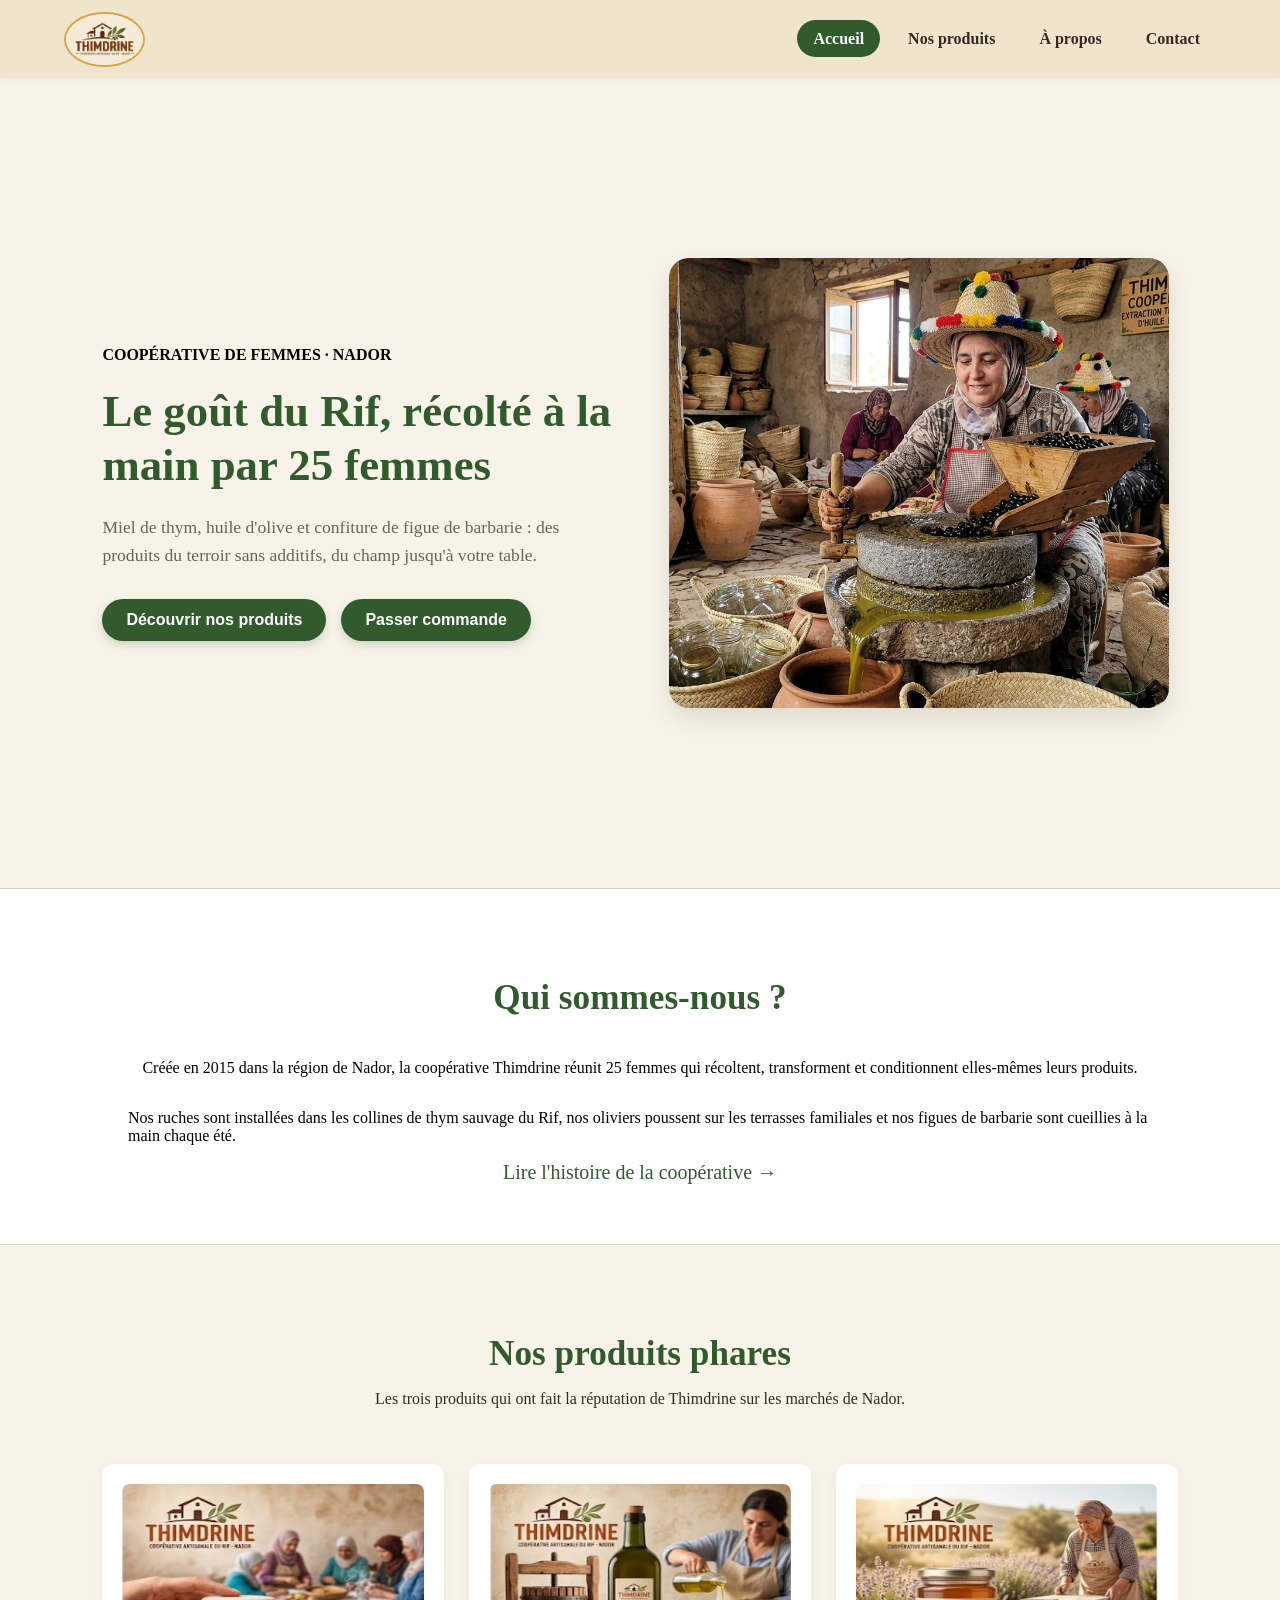
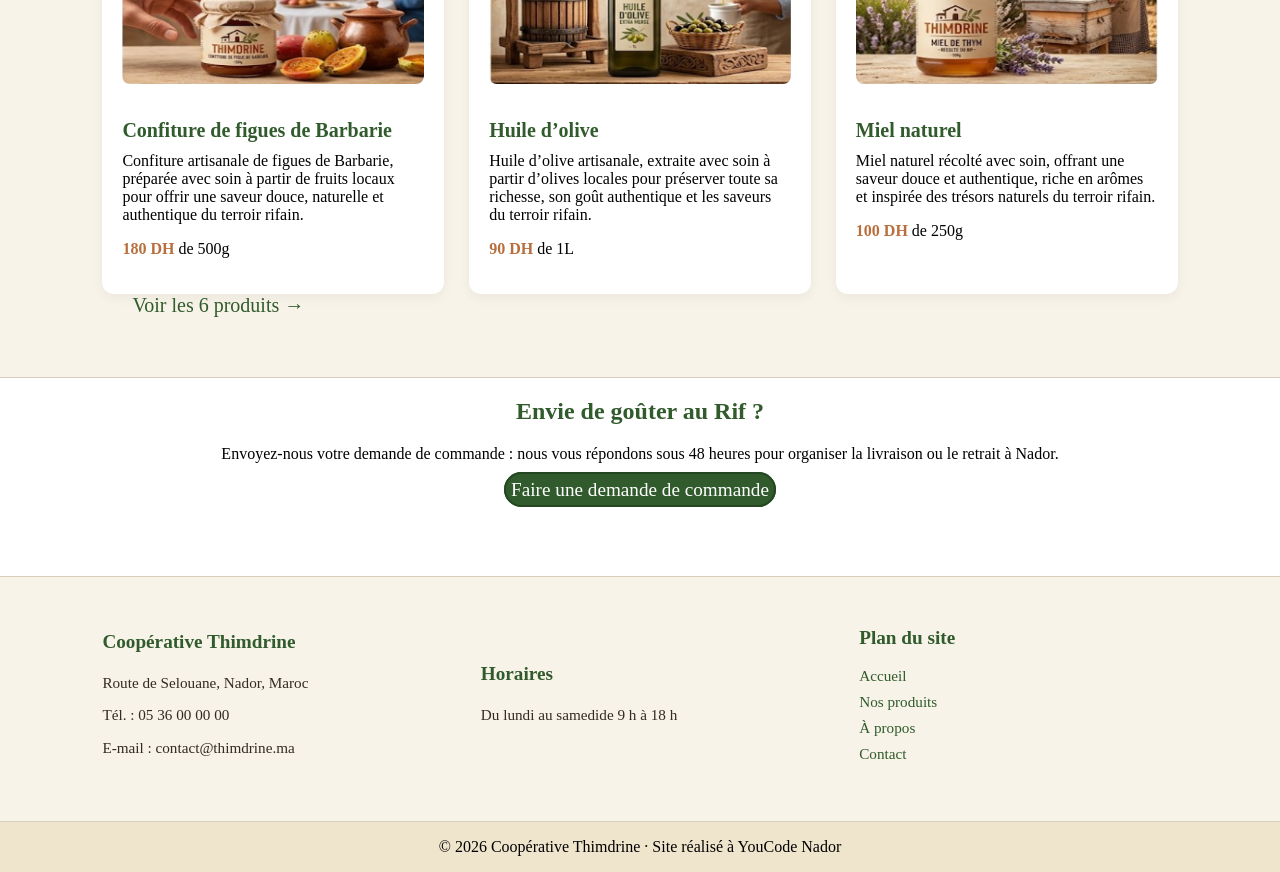
<file: index.html>
<!doctype html>
<html lang="fr">
  <head>
    <meta charset="UTF-8" />
    <meta name="viewport" content="width=device-width, initial-scale=1.0" />
    <title>Thimdrine - Coopérative du Rif</title>
    <link rel="stylesheet" href="style.css" />
  </head>
  <body>
    <!-- HEADER -->
    <header id="header">
      <div class="logo">
        <a href="index.html">
          <img src="img/logo.png" alt="Logo Thimdrine" />
        </a>
      </div>
      <nav id="navbar">
        <ul>
          <li><a href="index.html" class="active">Accueil</a></li>
          <li><a href="produits.html">Nos produits</a></li>
          <li><a href="a-propos.html">À propos</a></li>
          <li><a href="contact.html">Contact</a></li>
        </ul>
      </nav>
    </header>
    <!-- hero section  -->
    <section class="hero_section">
      <div class="info">
        <h4>COOPÉRATIVE DE FEMMES · NADOR</h4>
        <h1>Le goût du Rif, récolté à la main par 25 femmes</h1>
        <p>
          Miel de thym, huile d'olive et confiture de figue de barbarie : des
          produits du terroir sans additifs, du champ jusqu'à votre table.
        </p>
        <div class="btn">
          <button>Découvrir nos produits</button>
          <button>Passer commande</button>
        </div>
      </div>
      <div class="image">
        <img src="img/heroooo.jpg" />
      </div>
    </section>
    <!-- qui sommes-nous ? -->
    <section class="about">
      <h1>Qui sommes-nous ?</h1>
      <p>
        Créée en 2015 dans la région de Nador, la coopérative Thimdrine réunit
        25 femmes qui récoltent, transforment et conditionnent elles-mêmes leurs
        produits.
      </p>
      <p>
        Nos ruches sont installées dans les collines de thym sauvage du Rif, nos
        oliviers poussent sur les terrasses familiales et nos figues de barbarie
        sont cueillies à la main chaque été.
      </p>
      <a href="a-propos.html"
        ><span>Lire l'histoire de la coopérative →</span></a
      >
    </section>
    <!-- nos produits -->
    <section class="nos_produit">
      <div class="intro">
        <h1>Nos produits phares</h1>
      <p>
        Les trois produits qui ont fait la réputation de Thimdrine sur les
        marchés de Nador.
      </p>
      </div>
      <dev class="produits">
        <dev id="produit1">
          <img src="img/produit1.png" alt="produit1" />
          <h3>Confiture de figues de Barbarie</h3>
          <span
            >Confiture artisanale de figues de Barbarie, préparée avec soin à
            partir de fruits locaux pour offrir une saveur douce, naturelle et
            authentique du terroir rifain.
          </span>
          <p><span>180 DH</span> de 500g</p>
        </dev>
        <dev id="produit2">
          <img src="img/produit2.png" alt="produit2" />
          <h3>Huile d’olive</h3>
          <span
            >Huile d’olive artisanale, extraite avec soin à partir d’olives
            locales pour préserver toute sa richesse, son goût authentique et
            les saveurs du terroir rifain.
          </span>
          <p><span>90 DH </span> de 1L</p>
        </dev>
        <dev id="produit3">
          <img src="img/produit3.png" alt="produit3" />
          <h3>Miel naturel</h3>
          <span
            >Miel naturel récolté avec soin, offrant une saveur douce et
            authentique, riche en arômes et inspirée des trésors naturels du
            terroir rifain.
          </span>
          <p><span>100 DH</span> de 250g</p>
        </dev>
       </dev>
        <dev class="mor_produits"><a href="produits.html">Voir les 6 produits →</a></dev>
      </dev>
    </section>
    <!-- FOOTER -->
     <section class="footer">
        <div class="cta">
            <h1>Envie de goûter au Rif ?</h1>
            <p>Envoyez-nous votre demande de commande : nous vous répondons sous 48 heures pour organiser la livraison ou le retrait à Nador.</p>
            <a href="contact.html">Faire une demande de commande</a>
        </div>
        <div class="information">
            <div>
                <h3>Coopérative Thimdrine</h3>
                <p>Route de Selouane, Nador, Maroc</p>
                <p>Tél. : 05 36 00 00 00</p>
                <p>E-mail : contact@thimdrine.ma</p>

            </div>
            <div>
                <h3>Horaires</h3>
                <p>Du lundi au samedide 9 h à 18 h</p>
            </div>
            <div>
              <h3>Plan du site</h3>  
              <a href="index.html">Accueil</a>
              <a href="produits.html">Nos produits</a>
              <a href="a-propos.html">À propos</a>
              <a href="contact.html">Contact</a>
            </div>

        </div>
        <div class="copyrihgt">
            <p>© 2026 Coopérative Thimdrine · Site réalisé à YouCode Nador</p>
        </div>

     </section>
  </body>
</html>
</file>
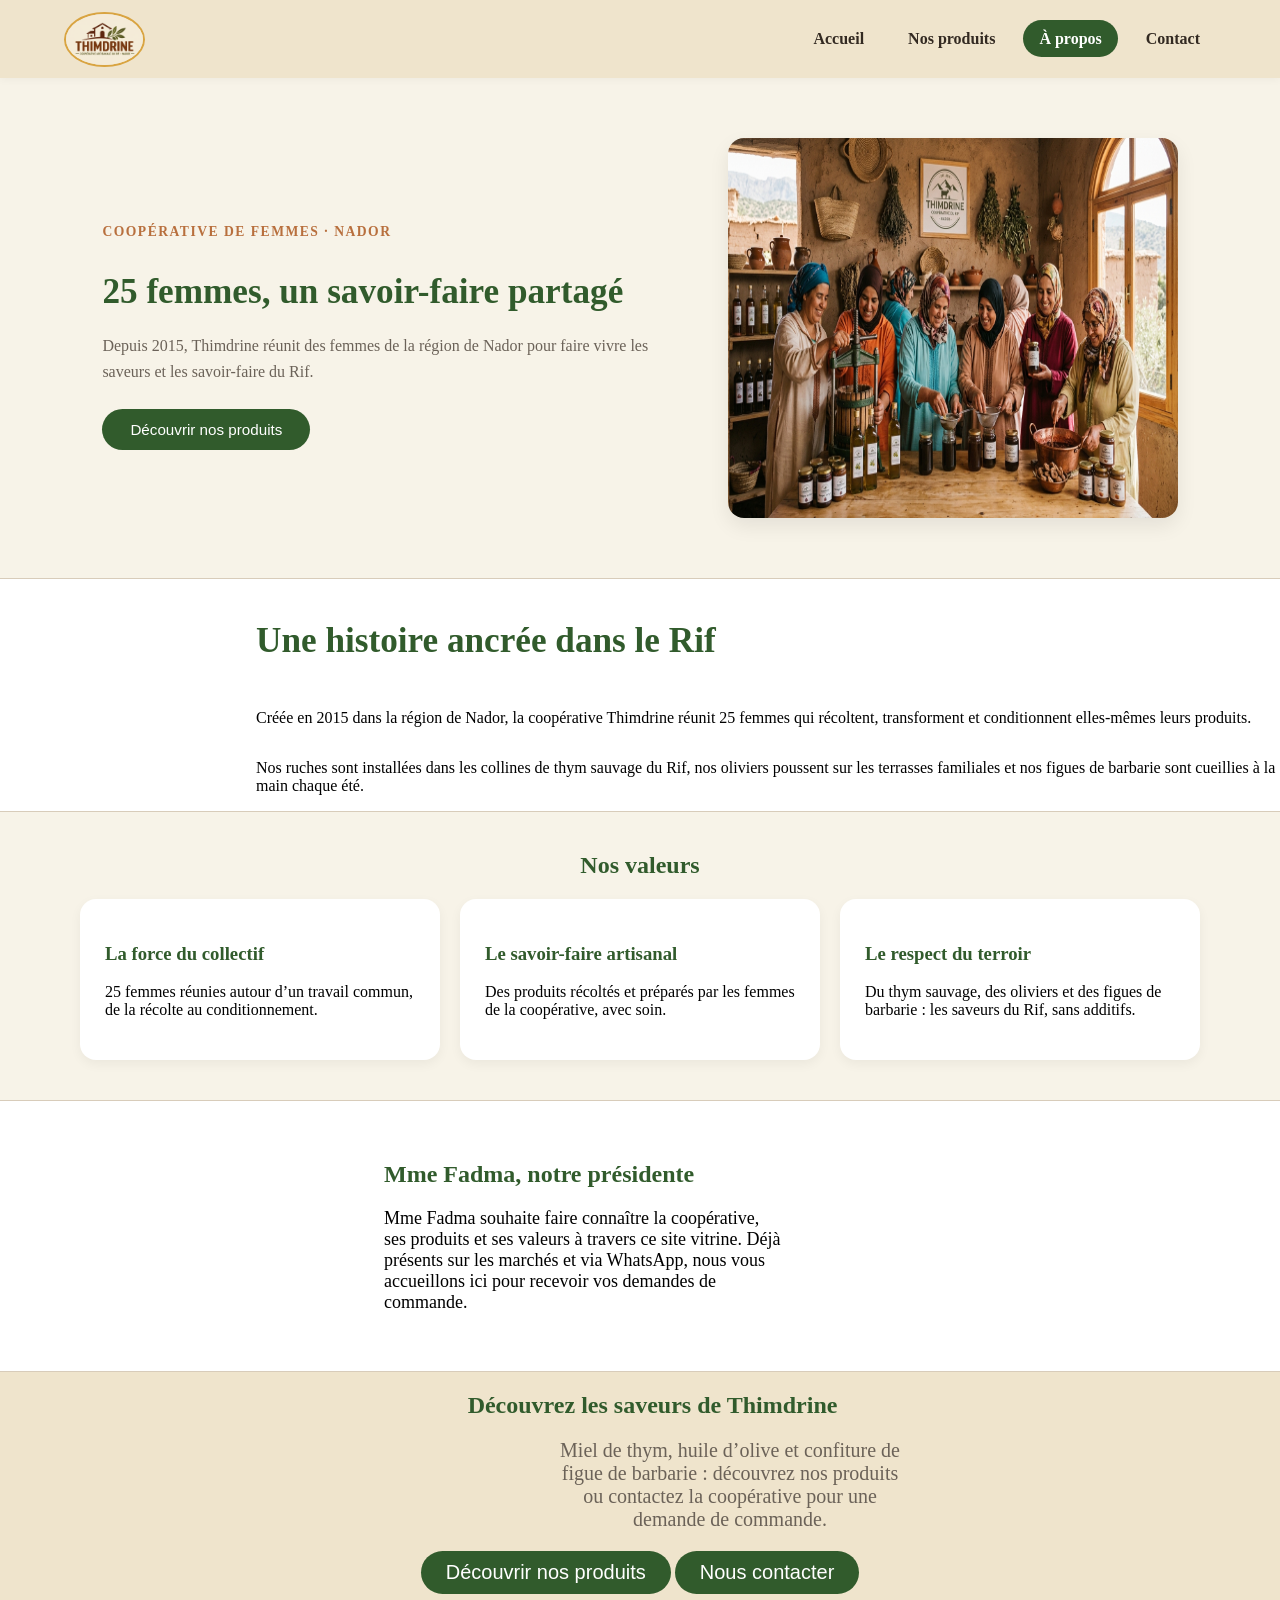
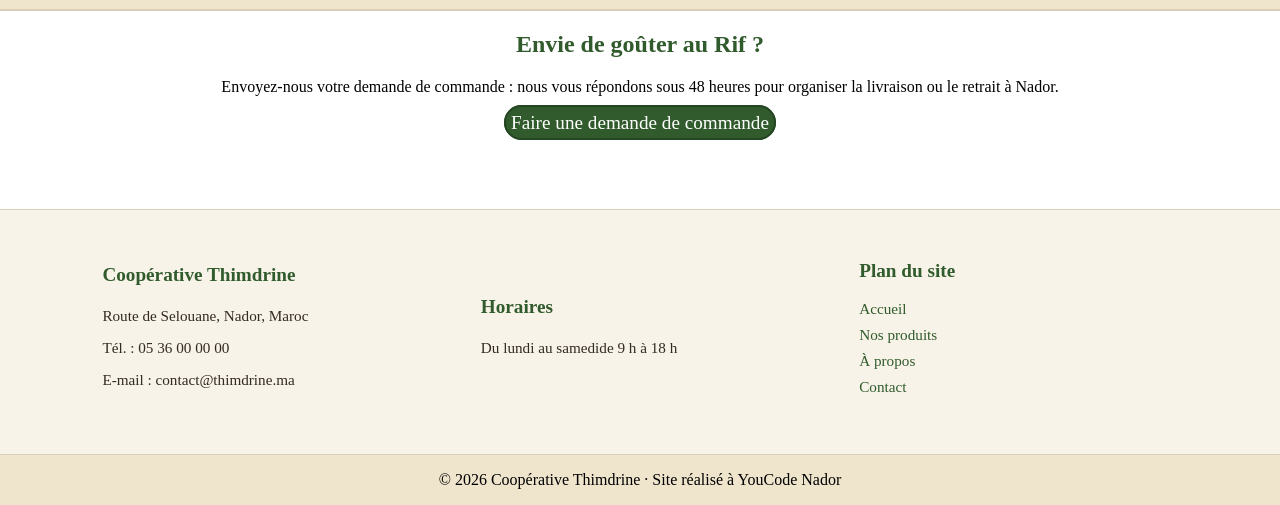
<file: a-propos.html>
<!DOCTYPE html>
<html lang="en">
<head>
    <meta charset="UTF-8">
    <meta name="viewport" content="width=device-width, initial-scale=1.0">
    <title>Thimdrine - Coopérative du Rif</title>
    <link rel="stylesheet" href="style.css">
</head>
<body>
     <!-- HEADER -->
    <header id="header">
      <div class="logo">
        <a href="index.html">
          <img src="img/logo.png" alt="Logo Thimdrine" />
        </a>
      </div>
      <nav id="navbar">
        <ul>
          <li><a href="index.html" >Accueil</a></li>
          <li><a href="produits.html">Nos produits</a></li>
          <li><a href="a-propos.html" class="active">À propos</a></li>
          <li><a href="contact.html">Contact</a></li>
        </ul>
      </nav>
    </header>
    <!-- hero_apropos -->
     <section class="hero_propos">
        <img src="img/propos.jpg" alt="">
        <div>
            <h4>COOPÉRATIVE DE FEMMES · NADOR</h4>
            <h1>25 femmes, un savoir-faire partagé</h1>
            <p>Depuis 2015, Thimdrine réunit des femmes de la région de Nador pour faire vivre les saveurs et les savoir-faire du Rif.</p>
            <button><a href="produits.html">Découvrir nos produits</a></button>
        </div>
     </section>
     <!-- historique -->
      <section class="histori">
        <h1>Une histoire ancrée dans le Rif</h1>
        <p>Créée en 2015 dans la région de Nador, la coopérative Thimdrine réunit 25 femmes qui récoltent, transforment et conditionnent elles-mêmes leurs produits.</p>
        <p>Nos ruches sont installées dans les collines de thym sauvage du Rif, nos oliviers poussent sur les terrasses familiales et nos figues de barbarie sont cueillies à la main chaque été.</p>
      </section>
      <!-- nos valeurs -->
       <section class="valeurs">
        <h1>Nos valeurs</h1>
        <div id="div3">
            <div>
                <h3>La force du collectif</h3>
                <p>25 femmes réunies autour d’un travail commun, de la récolte au conditionnement.</p>
            </div>
            <div>
                <h3>Le savoir-faire artisanal</h3>
                <p>Des produits récoltés et préparés par les femmes de la coopérative, avec soin.</p>
            </div>
            <div>
                <h3>Le respect du terroir</h3>
                <p>Du thym sauvage, des oliviers et des figues de barbarie : les saveurs du Rif, sans additifs.</p>
            </div>
        </div>
       </section>
       <!-- fadma -->
        <section class="fadma">
            <h1>Mme Fadma, notre présidente</h1>
            <p>Mme Fadma souhaite faire connaître la coopérative, ses produits et ses valeurs à travers ce site vitrine. Déjà présents sur les marchés et via WhatsApp, nous vous accueillons ici pour recevoir vos demandes de commande.</p>
        </section>
        <!-- decouvrire les saveurs de thimdrine  -->
         <section class="saveurs">
            <h1>Découvrez les saveurs de Thimdrine</h1>
            <p>Miel de thym, huile d’olive et confiture de figue de barbarie : découvrez nos produits ou contactez la coopérative pour une demande de commande.</p>
            <div id="btns">
                <button><a href="produits.html">Découvrir nos produits</a></button>
                <button><a href="contact.html">Nous contacter</a></button>
            </div>
         </section>
         <!-- FOOTER -->
     <section class="footer">
        <div class="cta">
            <h1>Envie de goûter au Rif ?</h1>
            <p>Envoyez-nous votre demande de commande : nous vous répondons sous 48 heures pour organiser la livraison ou le retrait à Nador.</p>
            <a href="contact.html">Faire une demande de commande</a>
        </div>
        <div class="information">
            <div>
                <h3>Coopérative Thimdrine</h3>
                <p>Route de Selouane, Nador, Maroc</p>
                <p>Tél. : 05 36 00 00 00</p>
                <p>E-mail : contact@thimdrine.ma</p>

            </div>
            <div>
                <h3>Horaires</h3>
                <p>Du lundi au samedide 9 h à 18 h</p>
            </div>
            <div>
              <h3>Plan du site</h3>  
              <a href="index.html">Accueil</a>
              <a href="produits.html">Nos produits</a>
              <a href="a-propos.html">À propos</a>
              <a href="contact.html">Contact</a>
            </div>

        </div>
        <div class="copyrihgt">
            <p>© 2026 Coopérative Thimdrine · Site réalisé à YouCode Nador</p>
        </div>

     </section>
    
</body>
</html>
</file>
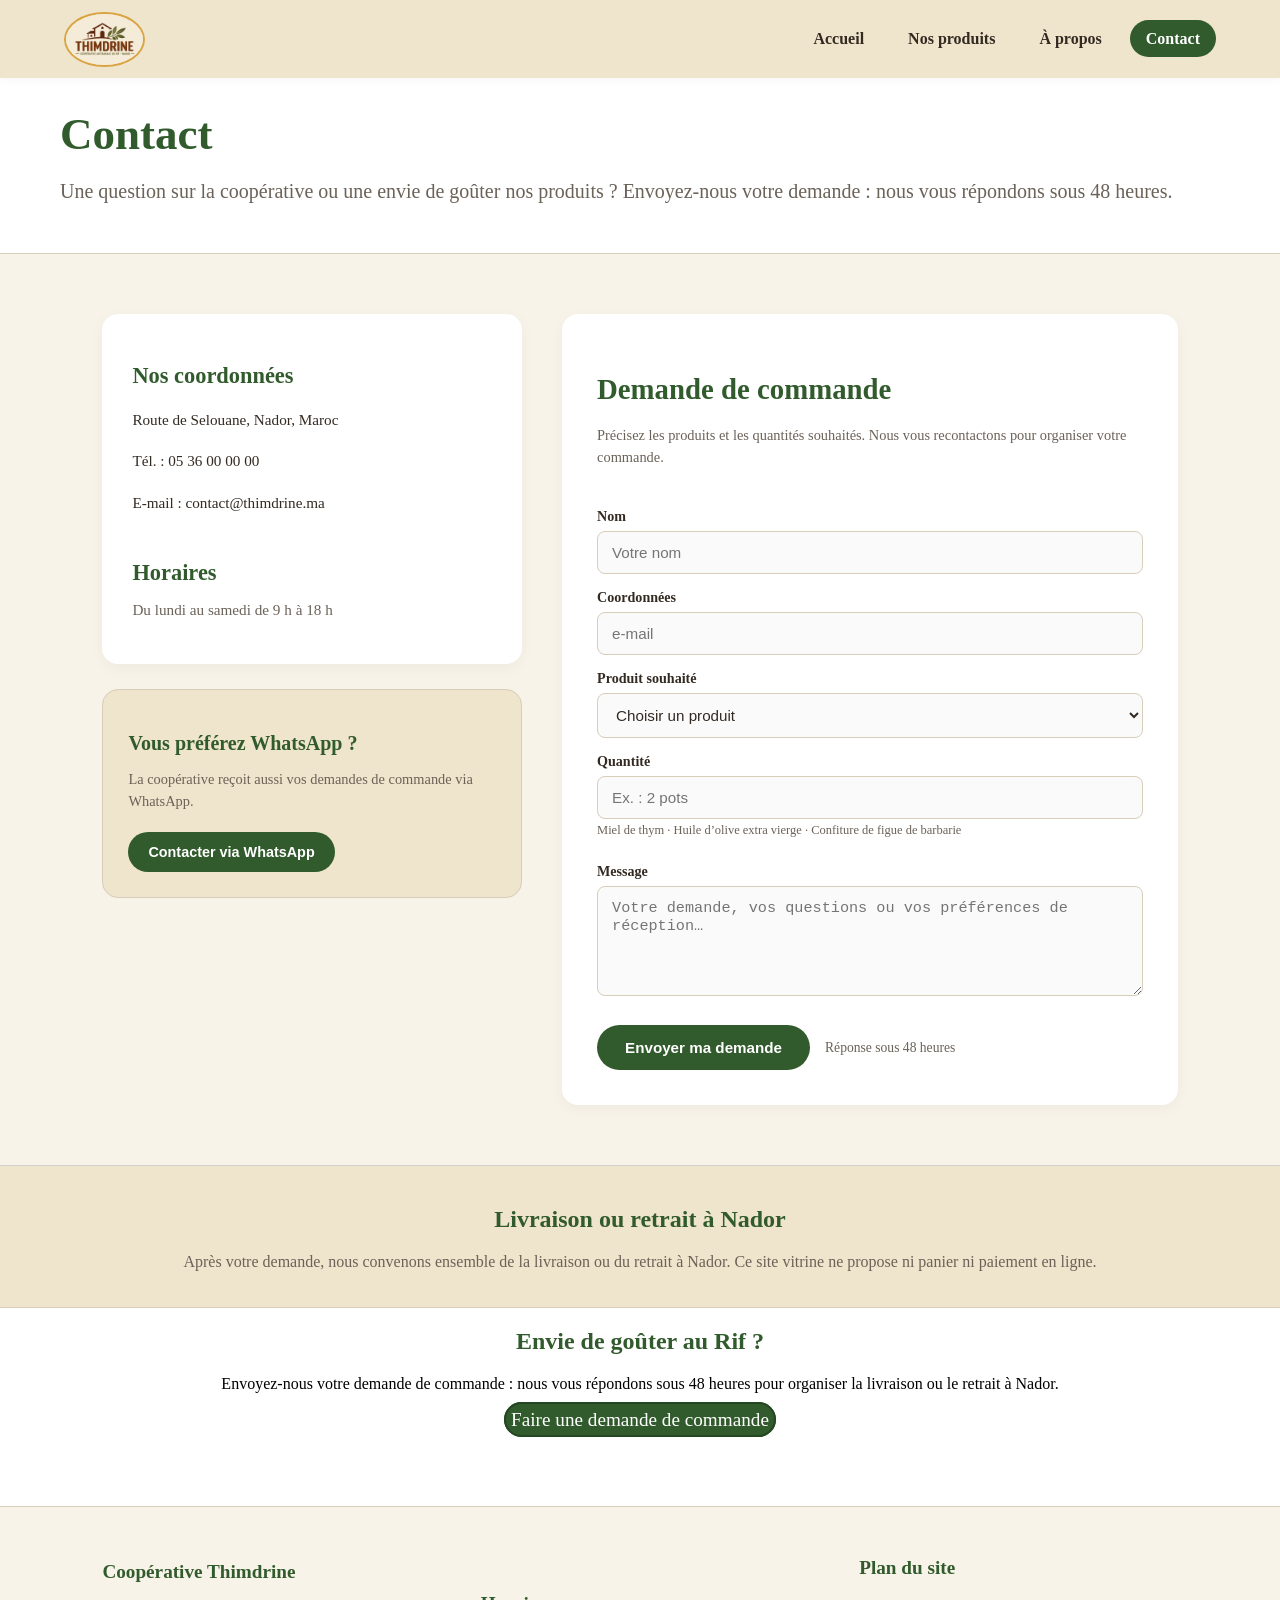
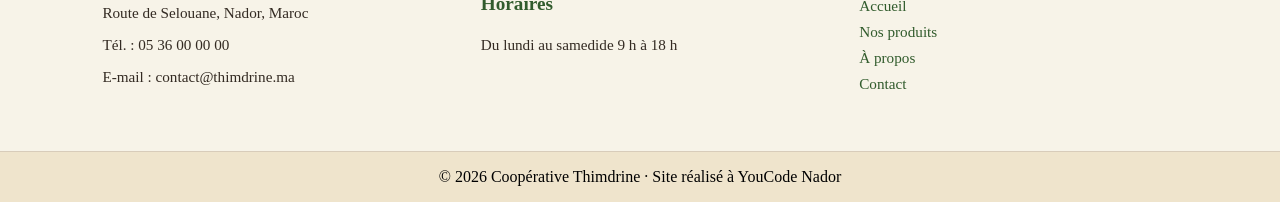
<file: contact.html>
<!doctype html>
<html lang="en">
  <head>
    <meta charset="UTF-8" />
    <meta name="viewport" content="width=device-width, initial-scale=1.0" />
    <title>Thimdrine - Coopérative du Rif</title>
    <link rel="stylesheet" href="style.css" />
  </head>
  <body>
    <!-- HEADER -->
    <header id="header">
      <div class="logo">
        <a href="index.html">
          <img src="img/logo.png" alt="Logo Thimdrine" />
        </a>
      </div>
      <nav id="navbar">
        <ul>
          <li><a href="index.html">Accueil</a></li>
          <li><a href="produits.html">Nos produits</a></li>
          <li><a href="a-propos.html">À propos</a></li>
          <li><a href="contact.html" class="active">Contact</a></li>
        </ul>
      </nav>
    </header>
    <!-- hero_conect -->
    <section class="hero_conect">
      <h1>Contact</h1>
      <p>
        Une question sur la coopérative ou une envie de goûter nos produits ?
        Envoyez-nous votre demande : nous vous répondons sous 48 heures.
      </p>
    </section>
    <!-- formulaire -->
    <section class="formulaire">
     <div id="cont">
         <div id="div1">
        <h1>Nos coordonnées</h1>
        <h4>Route de Selouane, Nador, Maroc</h4>
        <h4>Tél. : 05 36 00 00 00</h4>
        <h4>E-mail : contact@thimdrine.ma</h4>
        <br />
        <h1>Horaires</h1>
        <p>Du lundi au samedi de 9 h à 18 h</p>
      </div>
      <div id="div2">
        <h1>Vous préférez WhatsApp ?</h1>
        <p>
          La coopérative reçoit aussi vos demandes de commande via WhatsApp.
        </p>
        <button>Contacter via WhatsApp</button>
      </div>
     </div>
      <div id="div3">
        <form class="form">
          <h2>Demande de commande</h2>
          <h4>
            Précisez les produits et les quantités souhaités. Nous vous
            recontactons pour organiser votre commande.
          </h4>
          <label for="nom">Nom</label><br>
          <input type="text" id="nom" placeholder="Votre nom" required />
          <br>
          <label for="coordonnées">Coordonnées</label><br>
          <input
            type="email"
            id="coordonnées"
            placeholder="e-mail"
            required
          />
          <br>
          <label for="produit">Produit souhaité</label><br>

          <select id="produit" name="produit" required>
            <option value="" disabled selected>Choisir un produit</option>
            <option value="confiture-figue-barbarie">
              Confiture de figues de Barbarie
            </option>
            <option value="huile-olive">Huile d’olive</option>
            <option value="miel-naturel">Miel naturel</option>
            <option value="amlou">Amlou</option>
            <option value="vinaigre-figue">Vinaigre de figue artisanal</option>
            <option value="confiture-grenade">Confiture de grenade</option>
          </select>
          <label for="Quantité">Quantité</label><br>
          <input type="text"  id="Quantité" required placeholder="Ex. : 2 pots"><br>
          <p>Miel de thym · Huile d’olive extra vierge · Confiture de figue de barbarie</p>
          <label for="Message">Message</label><br>
          <textarea  id="Message" placeholder="Votre demande, vos questions ou vos préférences de réception…"></textarea>
          <br>
          <div class="btnp">
            <button type="submit">Envoyer ma demande</button>
          <p>Réponse sous 48 heures</p>
          </div>
        </form>
      </div>
    </section>
    <section class="livraison">
      <h1>Livraison ou retrait à Nador</h1>
      <p>Après votre demande, nous convenons ensemble de la livraison ou du retrait à Nador. Ce site vitrine ne propose ni panier ni paiement en ligne.</p>
    </section>
    <!-- FOOTER -->
     <section class="footer">
        <div class="cta">
            <h1>Envie de goûter au Rif ?</h1>
            <p>Envoyez-nous votre demande de commande : nous vous répondons sous 48 heures pour organiser la livraison ou le retrait à Nador.</p>
            <a href="contact.html">Faire une demande de commande</a>
        </div>
        <div class="information">
            <div>
                <h3>Coopérative Thimdrine</h3>
                <p>Route de Selouane, Nador, Maroc</p>
                <p>Tél. : 05 36 00 00 00</p>
                <p>E-mail : contact@thimdrine.ma</p>

            </div>
            <div>
                <h3>Horaires</h3>
                <p>Du lundi au samedide 9 h à 18 h</p>
            </div>
            <div>
              <h3>Plan du site</h3>  
              <a href="index.html">Accueil</a>
              <a href="produits.html">Nos produits</a>
              <a href="a-propos.html">À propos</a>
              <a href="contact.html">Contact</a>
            </div>

        </div>
        <div class="copyrihgt">
            <p>© 2026 Coopérative Thimdrine · Site réalisé à YouCode Nador</p>
        </div>

     </section>
  </body>
</html>
</file>
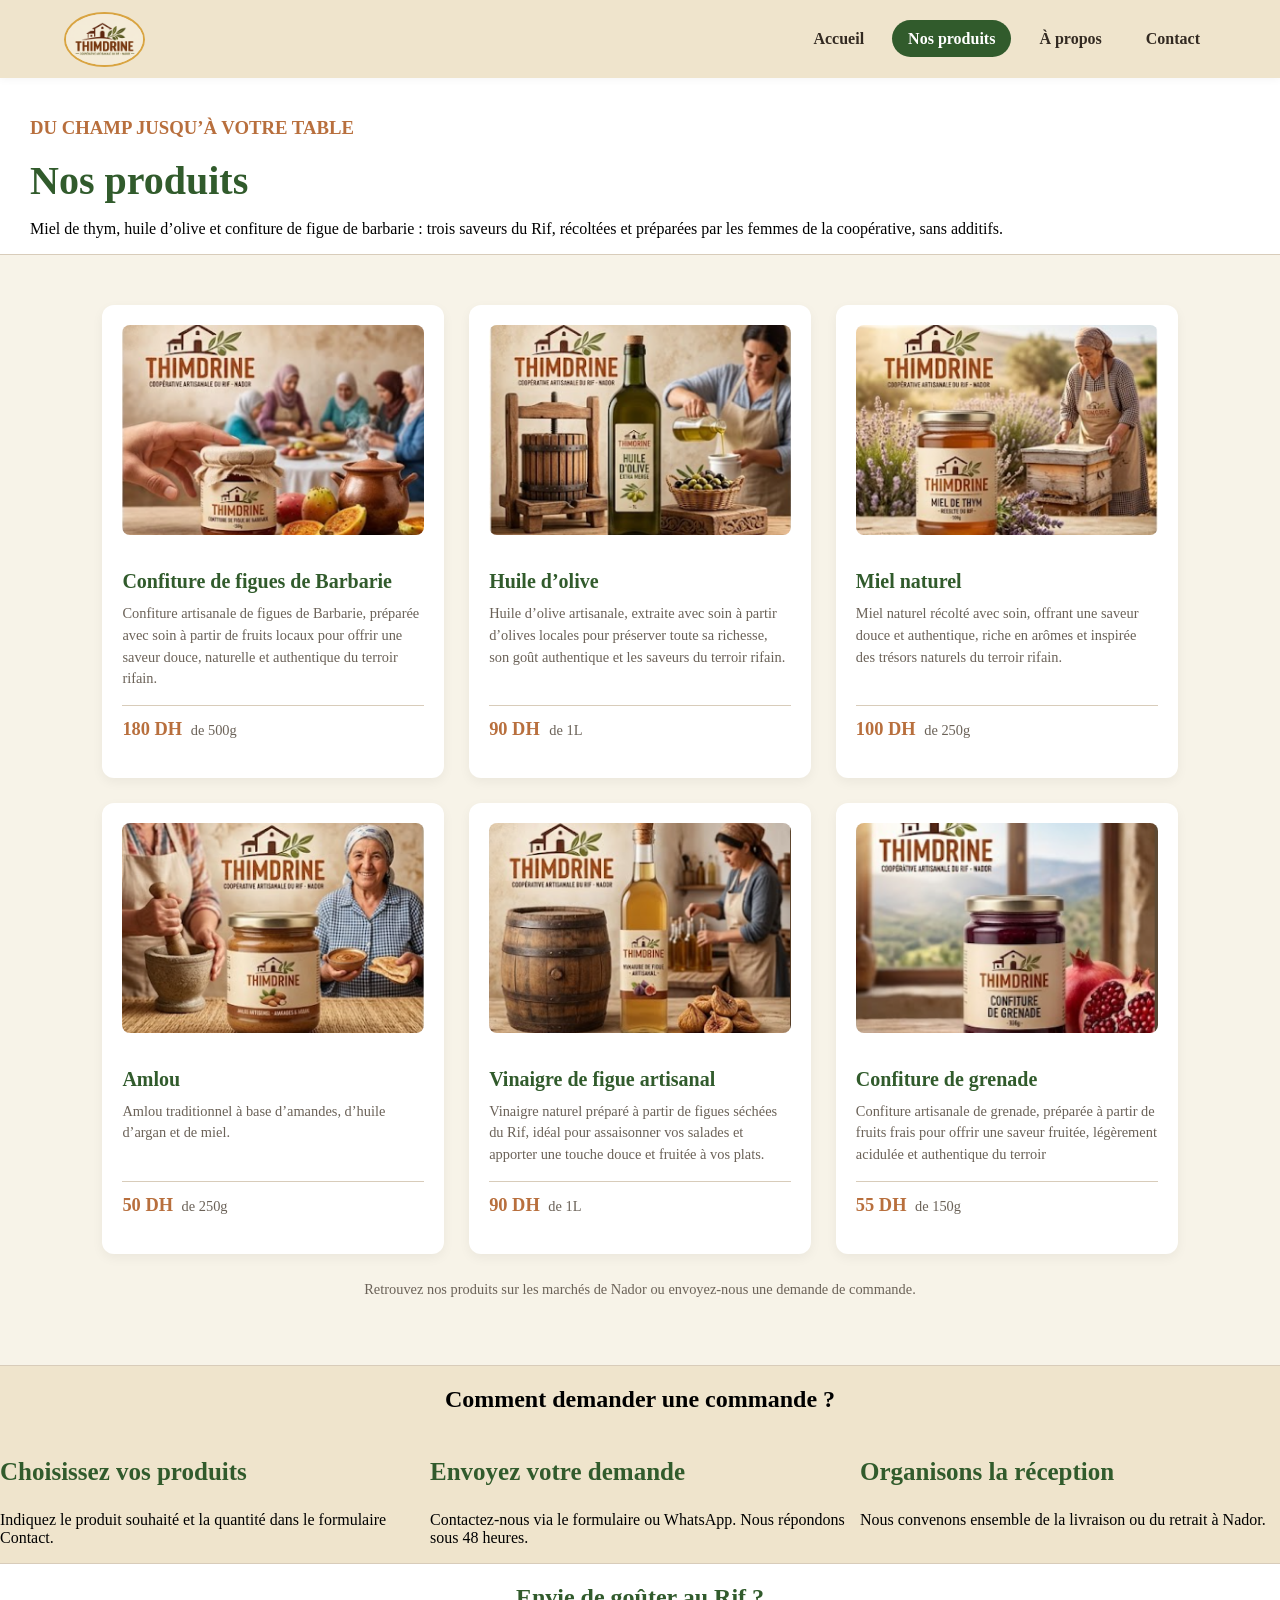
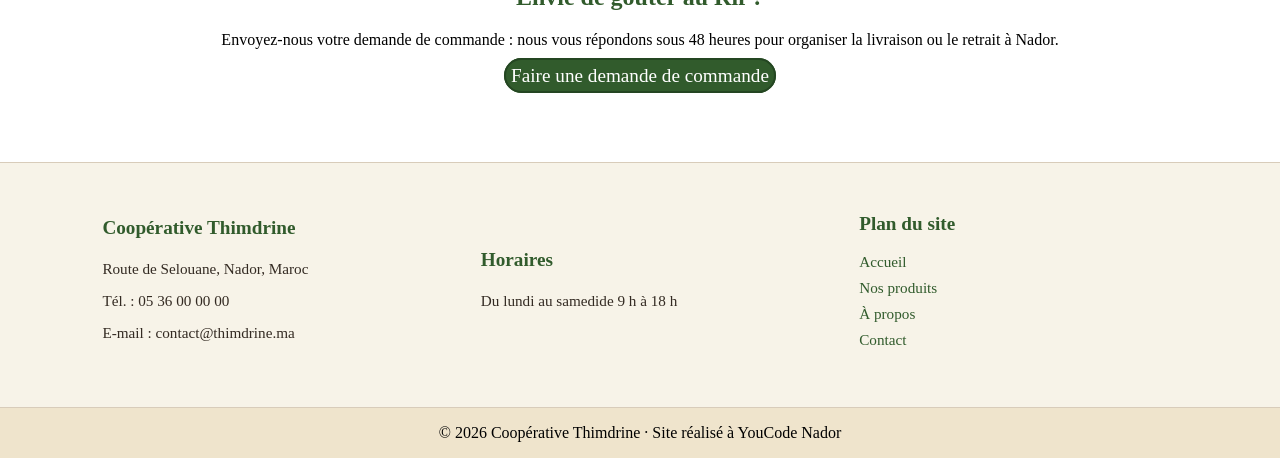
<file: produits.html>
<!DOCTYPE html>
<html lang="en">
<head>
    <meta charset="UTF-8">
    <meta name="viewport" content="width=device-width, initial-scale=1.0">
    <title>Thimdrine - Coopérative du Rif</title>
    <link rel="stylesheet" href="style.css">
</head>
<body>
     <!-- HEADER -->
    <header id="header">
      <div class="logo">
        <a href="index.html">
          <img src="img/logo.png" alt="Logo Thimdrine" />
        </a>
      </div>
      <nav id="navbar">
        <ul>
          <li><a href="index.html" >Accueil</a></li>
          <li><a href="produits.html" class="active">Nos produits</a></li>
          <li><a href="a-propos.html">À propos</a></li>
          <li><a href="contact.html">Contact</a></li>
        </ul>
      </nav>
    </header>
    <!-- produits_hero -->
     <section class="produits_hero">
      <h3>DU CHAMP JUSQU’À VOTRE TABLE</h3>
      <h1>Nos produits</h1>
      <p>Miel de thym, huile d’olive et confiture de figue de barbarie : trois saveurs du Rif, récoltées et préparées par les femmes de la coopérative, sans additifs.
      </p>
     </section>
     <!-- produits6 -->
      <section class="produits6">
        <div id="produit1">
          <img src="img/produit1.png" alt="">
          <div class="infs">
            <h3>Confiture de figues de Barbarie</h3>
             <span
            >Confiture artisanale de figues de Barbarie, préparée avec soin à
            partir de fruits locaux pour offrir une saveur douce, naturelle et
            authentique du terroir rifain.
          </span>
          <p><span>180 DH</span> de 500g</p>
          </div>
        </div>
        <div>
          <img src="img/produit2.png" alt="">
          <div>
            <h3>Huile d’olive</h3>
          <span
            >Huile d’olive artisanale, extraite avec soin à partir d’olives
            locales pour préserver toute sa richesse, son goût authentique et
            les saveurs du terroir rifain.
          </span>
          <p><span>90 DH </span> de 1L</p>
          </div>
        </div>
        <div>
          <img src="img/produit3.png" alt="">
          <div>
            <h3>Miel naturel</h3>
          <span
            >Miel naturel récolté avec soin, offrant une saveur douce et
            authentique, riche en arômes et inspirée des trésors naturels du
            terroir rifain.
          </span>
          <p><span>100 DH</span> de 250g</p>
          </div>
        </div>
        <div>
          <img src="img/produit4.png" alt="">
          <div>
            <h3>Amlou</h3>
            <span>Amlou traditionnel à base d’amandes, d’huile d’argan et de miel.</span>
        <p><span>50 DH</span> de 250g</p>
          </div>
        </div>
        <div>
          <img src="img/produit5.png" alt="">
          <div>
            <h3>Vinaigre de figue artisanal</h3>
            <span>Vinaigre naturel préparé à partir de figues séchées du Rif, idéal pour assaisonner vos salades et apporter une touche douce et fruitée à vos plats.</span>
            <p><span>90 DH</span> de 1L</p>
          </div>
        </div>
        <div>
          <img src="img/produit6.png" alt="">
          <div>
            <h3>Confiture de grenade</h3>
            <span>Confiture artisanale de grenade, préparée à partir de fruits frais pour offrir une saveur fruitée, légèrement acidulée et authentique du terroir</span>
            <p><span>55 DH</span> de 150g</p>
          </div>
        </div>
        <span>Retrouvez nos produits sur les marchés de Nador ou envoyez-nous une demande de commande.</span>
      </section>
      <!-- comment commande -->
       <section class="commande">
        <h1>Comment demander une commande ?</h1>
      <div id="container">
          <div>
          <h3>Choisissez vos produits</h3>
          <p>Indiquez le produit souhaité et la quantité dans le formulaire Contact.</p>
        </div>
        <div>
          <h3>Envoyez votre demande</h3>
          <p>Contactez-nous via le formulaire ou WhatsApp. Nous répondons sous 48 heures.</p>
        </div>
        <div>
          <h3>Organisons la réception</h3>
          <p>Nous convenons ensemble de la livraison ou du retrait à Nador.</p>
        </div>
      </div>
       </section>
        <!-- FOOTER -->
     <section class="footer">
        <div class="cta">
            <h1>Envie de goûter au Rif ?</h1>
            <p>Envoyez-nous votre demande de commande : nous vous répondons sous 48 heures pour organiser la livraison ou le retrait à Nador.</p>
            <a href="contact.html">Faire une demande de commande</a>
        </div>
        <div class="information">
            <div>
                <h3>Coopérative Thimdrine</h3>
                <p>Route de Selouane, Nador, Maroc</p>
                <p>Tél. : 05 36 00 00 00</p>
                <p>E-mail : contact@thimdrine.ma</p>

            </div>
            <div>
                <h3>Horaires</h3>
                <p>Du lundi au samedide 9 h à 18 h</p>
            </div>
            <div>
              <h3>Plan du site</h3>  
              <a href="index.html">Accueil</a>
              <a href="produits.html">Nos produits</a>
              <a href="a-propos.html">À propos</a>
              <a href="contact.html">Contact</a>
            </div>

        </div>
        <div class="copyrihgt">
            <p>© 2026 Coopérative Thimdrine · Site réalisé à YouCode Nador</p>
        </div>

   
    
</body>
</html>
</file>
<file: style.css>
* {
  box-sizing: border-box;
}

html,
body {
  margin: 0;
  padding: 0;
  width: 100%;
}

body {
  background: #F7F3E8;
}

#header {
  width: 100%;
  display: flex;
  justify-content: space-between;
  align-items: center;
  height: 78px;
  padding: 0 5%;
  background-color: #EFE4CC;
  position: sticky;
  top: 0;
  z-index: 100;
  box-shadow: 0 2px 8px rgba(0, 0, 0, 0.04);
}

.logo a img {
  height: 55px;
  width: auto;
  object-fit: contain;
  display: block;
  border-radius: 50%;
  border: 2px solid #D9A441;
}

#navbar {
  display: flex;
  align-items: center;
}

#navbar ul {
  display: flex;
  align-items: center;
  gap: 12px;
  list-style: none;
  margin: 0;
  padding: 0;
}

#navbar a {
  text-decoration: none;
  color: #332A22;
  font-size: 1rem;
  font-weight: 600;
  padding: 10px 16px;
  border-radius: 20px;
  transition: all 0.3s ease;
}

#navbar a:hover {
  color: #d97604;
  background-color: #EFE4CC;
}

#navbar a.active {
  color: #ffffff;
  background-color: #315B2C;
}

.hero_section {
  display: flex;
  align-items: center;
  justify-content: space-between;

  width: 100%;
  min-height: calc(100vh - 90px);

  padding: 0 8%;

  background-color: #F7F3E8;

  gap: 40px;
}

.info {
  flex: 1;
  min-width: 0;

  display: flex;
  flex-direction: column;
  justify-content: center;
  align-items: flex-start;
}

.info h1 {
  font-family: "Fraunces", serif;
  font-size: 2.8rem;
  color: #315B2C;
  line-height: 1.2;
  margin: 0 0 20px 0;
}

.info p {
  font-size: 1.1rem;
  color: #6B6258;
  line-height: 1.6;
  margin: 0 0 30px 0;
  max-width: 500px;
}

.image {
  flex: 1;
  min-width: 0;

  display: flex;
  justify-content: center;
  align-items: center;
}

.image img {
  display: block;

  width: 100%;
  max-width: 500px;
  height: 450px;

  object-fit: cover;

  border-radius: 20px;

  box-shadow: 0 10px 25px rgba(0, 0, 0, 0.1);
}

.btn {
  display: flex;
  gap: 15px;
  align-items: center;
}

.btn button {
  padding: 12px 24px;

  border-radius: 30px;
  border: none;

  background-color: #315B2C;
  color: #ffffff;

  font-size: 1rem;
  font-weight: 600;

  cursor: pointer;

  transition: all 0.3s ease;

  box-shadow: 0 4px 10px rgba(49, 91, 44, 0.2);
}

.btn button:hover {
  background-color: #244622;

  transform: scale(1.1);

  box-shadow: 0 6px 14px rgba(79, 122, 69, 0.3);
}
.about {
  height: 50%;
  display: flex;
  flex-direction: column;
  justify-content: center;
  background-color: #e9e3e3;
  border-top: #D8CCBA solid 1px;
  align-items: center;
  padding: 60px 10%;
  background-color: #ffffff;
}
.about a span {
  color: #315B2C;
  font-size: 20px;
}
.about a {
  text-decoration: none;
}
.about h1 {
  color: #315B2C;
  font-family: "Fraunces", serif;
  font-size: 2.2rem;
  margin-bottom: 25px;
}
.about a :hover {
  color: #244622;
  text-decoration: underline;
}
.nos_produit {
  display: flex;
  flex-direction: column;
  background-color: #F7F3E8;
  border-top: #D8CCBA solid 1px;
  padding: 60px 8%;
}
.nos_produit .intro {
  text-align: center;
  margin-bottom: 40px;
}
.nos_produit .intro h1 {
  font-family: "Fraunces", serif;
  font-size: 2.2rem;
  color: #315B2C;
  margin-bottom: 10px;
}
.nos_produit .intro p {
  color: #332A22;
  font-size: 1rem;
}
.produits {
  display: flex;
  flex-wrap: wrap;
  gap: 25px;
  justify-content: center;
}
.produits > dev,
.produit3 > div {
  background-color: #ffffff;
  border-radius: 12px;
  padding: 20px;
  flex: 1;
  min-width: 260px;
  max-width: 350px;
  box-shadow: 0 4px 12px rgba(0, 0, 0, 0.05);
  display: flex;
  flex-direction: column;
}
.produits img {
  width: 100%;
  height: 200px;
  border-radius: 8px;
  margin-bottom: 15px;
  transition: all 0.5s ease;
}
.produits h3 {
  font-family: "Fraunces", serif;
  font-size: 1.2rem;
  color: #315B2C;
  margin-bottom: 10px;
  font-size: 20px;
}
.produits p span {
  color: #B86F3D;
  font-weight: bold;
}
.produits img:hover {
  transform: scale(1.1);
  cursor: pointer;
}
.mor_produits a {
  margin-top: 5%;
  margin-left: 30px;
  text-decoration: none;
  color: #315B2C;
  font-size: 20px;
}
.mor_produits a:hover {
  text-decoration: underline;
  color: #244622;
}
.footer {
  display: flex;
  flex-direction: column;
  background: #ffffff;
  justify-content: center;
}
.cta {
  text-align: center;
  border-top: #D8CCBA 1px solid;
  border-bottom: #D8CCBA 1px solid;
  height: 200px;
}
.cta h1 {
  color: #315B2C;
  font-family: "Fraunces", serif;
}
.cta a {
  background-color: #315B2C;
  border: #244622 solid 2px;
  color: #ffffff;
  border-radius: 20px;
  font-size: larger;
  font-weight: 100;
  padding: 5px;
  margin: 10px;
  text-decoration: none;
}
.cta a:hover {
  background-color: #244622;
  font-size: 20px;
  transition: 0.3s ease;
  box-shadow: #4F7A45 4px 2px 5px 2px;
}
.information {
  display: flex;
  justify-content: space-between;
  align-items: center;
  gap: 60px;
  padding: 50px 8%;
  background-color: #F7F3E8;
  border-bottom: 1px solid #D8CCBA;
}

.information > div {
  flex: 1;
}

.information h3 {
  margin: 0 0 18px;
  font-family: "Fraunces", serif;
  font-size: 1.2rem;
  color: #315B2C;
}

.information p {
  margin: 8px 0;
  color: #332A22;
  font-size: 0.95rem;
  line-height: 1.6;
}

.information a {
  display: block;
  width: fit-content;
  margin: 8px 0;
  color: #315B2C;
  font-size: 0.95rem;
  text-decoration: none;
  transition: color 0.3s ease;
}

.information a:hover {
  color: #B86F3D;
}
.copyrihgt {
  text-align: center;
  background: #EFE4CC;
}
.produits_hero {
  display: flex;
  flex-direction: column;
  justify-content: center;

  font-family: "Fraunces", serif;
  background-color: #ffffff;
  padding-top: 20px;
  padding-left: 30px;
  border-bottom: 1px solid #D8CCBA;
}
.produits_hero h1 {
  color: #315B2C;
  font-size: 40px;
  padding: 0px;
  margin: 0px;
}
.produits_hero h3 {
  color: #B86F3D;
}

.produits6 {
  display: flex;
  flex-wrap: wrap;
  gap: 25px;
  padding: 50px 8%;
  background-color: #F7F3E8;
  justify-content: center;
  border-bottom: #D8CCBA solid 1px;
}
.produits6 > div {
  background-color: #ffffff;
  border-radius: 12px;
  padding: 20px;
  flex: 1 1 calc(33.333% - 25px);
  min-width: 270px;
  max-width: 360px;
  box-shadow: 0 4px 12px rgba(0, 0, 0, 0.05);
  display: flex;
  flex-direction: column;
  box-sizing: border-box;
  transition:
    transform 0.3s ease,
    box-shadow 0.3s ease;
}
.produits6 img:hover {
  transform: translateY(-5px);
  box-shadow: 0 8px 20px rgba(0, 0, 0, 0.1);
  transition: 0.4s ease-out;
}
.produits6 img {
  width: 100%;
  height: 210px;
  object-fit: cover;
  border-radius: 8px;
  margin-bottom: 15px;
}
.produits6 > div > div,
.produits6 .infs {
  display: flex;
  flex-direction: column;
  flex-grow: 1;
}
.produits6 h3 {
  font-family: "Fraunces", serif;
  font-size: 1.25rem;
  color: #315B2C;
  margin-bottom: 10px;
}
.produits6 span {
  font-size: 0.9rem;
  color: #6B6258;
  line-height: 1.5;
  margin-bottom: 15px;
  display: block;
}
.produits6 p {
  margin-top: auto;
  font-size: 0.9rem;
  color: #6B6258;
  padding-top: 10px;
  border-top: 1px solid #D8CCBA;
}
.produits6 p span {
  display: inline;
  font-weight: bold;
  color: #B86F3D;
  font-size: 1.15rem;
  margin-right: 5px;
}
.commande {
  display: flex;
  flex-direction: column;
  align-items: center;
  background-color: #EFE4CC;
}
#container {
  display: flex;
  justify-content: center;
  gap: 10px;
}
#container h3 {
  color: #315B2C;
  font-size: 25px;
}
#container div {
  height: 100%;
  width: 50%;
}
.hero_propos {
  display: flex;
  flex-direction: row-reverse;
  align-items: center;
  justify-content: space-between;
  gap: 50px;
  padding: 60px 8%;
  background-color: #F7F3E8;
  border-bottom: #D8CCBA solid 0.7px;
}
.hero_propos div {
  flex: 1;
  max-width: 550px;
}

.hero_propos h4 {
  color: #B86F3D;
  font-size: 0.85rem;
  letter-spacing: 1.5px;
  text-transform: uppercase;
  margin-bottom: 12px;
  font-weight: 600;
}

.hero_propos h1 {
  font-family: "Fraunces", serif;
  font-size: 2.2rem;
  color: #315B2C;
  line-height: 1.3;
  margin-bottom: 18px;
}

.hero_propos p {
  color: #6B6258;
  font-size: 1rem;
  line-height: 1.6;
  margin-bottom: 25px;
}
.hero_propos button {
  background-color: #315B2C;
  border: none;
  border-radius: 25px;
  padding: 12px 28px;
  cursor: pointer;
  transition:
    background-color 0.3s ease,
    transform 0.2s ease;
}

.hero_propos a {
  text-decoration: none;
  color: #ffffff;
  font-size: 0.95rem;
  font-weight: 500;
}

.hero_propos button:hover {
  background-color: #244622;
  transform: translateY(-2px);
}

.hero_propos img {
  width: 450px;
  height: 380px;
  border-radius: 16px;
  box-shadow: 0 8px 20px rgba(0, 0, 0, 0.08);
}
.histori {
  display: flex;
  flex-direction: column;
  justify-content: center;
  padding-left: 20%;
  padding-top: 10px;
  background-color: #ffffff;
}
.histori h1 {
  font-family: "Fraunces", serif;
  font-size: 2.2rem;
  color: #315B2C;
  line-height: 1.3;
}
.valeurs {
  background-color: #F7F3E8;
  margin-top: 0px;
  padding-top: 20px;
  padding-left: 20px;
  padding-right: 20px;
  padding-bottom: 40px;
  border-top: 0.4px solid #D8CCBA;
}
.valeurs h1 {
  color: #315B2C;
  text-align: center;
}
#div3 {
  display: flex;
  justify-content: center;
  gap: 20px;
}
#div3 h3 {
  color: #315B2C;
}
.valeurs #div3 {
  background-color: transparent;
  padding: 0;
  border-radius: 0;
  box-shadow: none;
}
.valeurs #div3 > div {
  flex: 1;
  max-width: 360px;
  background-color: #ffffff;
  border-radius: 16px;
  padding: 25px;
  box-shadow: 0 4px 12px rgba(0, 0, 0, 0.05);
  transition: transform 0.3s ease, box-shadow 0.3s ease;
}
.valeurs #div3 > div:hover {
  transform: translateY(-8px) scale(1.02);
  box-shadow: 0 12px 24px rgba(0, 0, 0, 0.1);
}
.fadma {
  background: #ffffff;
  border-top: solid 0.4px #D8CCBA;
  padding-left: 30%;
  padding-top: 40px;
  padding-bottom: 40px;
}
.fadma h1 {
  color: #315B2C;
}
.fadma p {
  width: 400px;
  font-size: 18px;
}
.saveurs {
  text-align: center;
  background: #EFE4CC;
  border-top: #D8CCBA 0.3px solid;
  border-bottom: #D8CCBA 0.3px solid;
}
.saveurs h1 {
  color: #315B2C;
  margin-left: 25px;
}
.saveurs p {
  width: 350px;
  margin-left: 555px;
  font-size: 20px;
  color: #6B6258;
}
#btns button {
  background-color: #315B2C;
  font-size: 20px;
  margin-bottom: 15px;
  border-radius: 25px;
  border: none;
  padding: 10px;
}
#btns button a {
  text-decoration: none;
  color: #ffffff;
  padding: 15px;
}
#btns button:hover {
  background-color: #244622;
  transform: translateY(-2px);
  transition: 0.4s ease;
}

.hero_conect {
  background-color: #ffffff;
  height: 11em;
  margin: 0px;
  border-bottom: #D8CCBA 0.3px solid;
}
.hero_conect h1 {
  color: #315B2C;
  padding-left: 60px;
  padding-top: 30px;
  font-size: 45px;
  margin: 0px;
}
.hero_conect p {
  padding-left: 60px;
  margin-bottom: 10px;
  color: #6B6258;
  font-size: 20px;
}
.formulaire {
  display: flex;
  justify-content: space-between;
  align-items: flex-start;
  gap: 40px;
  padding: 60px 8%;
  background-color: #F7F3E8; 
  flex-wrap: wrap;
}
#cont {
  flex: 1;
  min-width: 300px;
  display: flex;
  flex-direction: column;
  gap: 25px;
}
#div1 {
  background-color: #ffffff;
  padding: 30px;
  border-radius: 16px;
  box-shadow: 0 4px 15px rgba(0, 0, 0, 0.04);
}
#div1 h1 {
  font-family: 'Fraunces', serif;
  color: #315B2C;
  font-size: 1.4rem;
  margin-bottom: 15px;
}
#div1 h4 {
  font-size: 0.95rem;
  color: #332A22;
  font-weight: 500;
  margin-bottom: 10px;
  line-height: 1.4;
}
#div1 p {
  color: #6B6258;
  font-size: 0.95rem;
}
#div2 {
  background-color: #EFE4CC;
  border: 1px solid #D8CCBA;
  padding: 25px;
  border-radius: 16px;
}
#div2 h1 {
  font-family: 'Fraunces', serif;
  color: #315B2C;
  font-size: 1.25rem;
  margin-bottom: 10px;
}
#div2 p {
  color: #6B6258;
  font-size: 0.9rem;
  line-height: 1.5;
  margin-bottom: 20px;
}
#div2 button {
  background-color: #315B2C; 
  color: #ffffff;
  border: none;
  padding: 12px 20px;
  border-radius: 25px;
  font-weight: bold;
  font-size: 0.9rem;
  cursor: pointer;
  transition: transform 0.2s ease, background-color 0.2s ease;
}
#div2 button:hover {
  background-color: #244622;
  transform: translateY(-2px);
}
#div3 {
  flex: 1.3;
  min-width: 320px;
  background-color: #ffffff;
  padding: 35px;
  border-radius: 16px;
  box-shadow: 0 4px 15px rgba(0, 0, 0, 0.04);
}
.form h2 {
  font-family: 'Fraunces', serif;
  color: #315B2C;
  font-size: 1.8rem;
  margin-bottom: 8px;
}
.form h4 {
  color: #6B6258;
  font-size: 0.9rem;
  font-weight: normal;
  line-height: 1.5;
  margin-bottom: 25px;
}
.form label {
  display: inline-block;
  font-weight: 600;
  font-size: 0.88rem;
  color: #332A22;
  margin-top: 15px;
  margin-bottom: 6px;
}
.form input[type="text"],
.form input[type="email"],
.form select,
.form textarea {
  width: 100%;
  padding: 12px 14px;
  border: 1px solid #D8CCBA;
  border-radius: 8px;
  font-size: 0.95rem;
  color: #332A22;
  background-color: #fafafa;
  outline: none;
  box-sizing: border-box;
  transition: border-color 0.3s ease, box-shadow 0.3s ease;
}
.form input:focus,
.form select:focus,
.form textarea:focus {
  border-color: #315B2C;
  background-color: #ffffff;
  box-shadow: 0 0 0 3px rgba(49, 91, 44, 0.1);
}
.form textarea {
  min-height: 110px;
  resize: vertical;
}
.form input#Quantité + br + p {
  font-size: 0.78rem;
  color: #6B6258;
  margin-top: 4px;
  margin-bottom: 10px;
}
.btnp {
  margin-top: 25px;
  display: flex;
  align-items: center;
  gap: 15px;
  flex-wrap: wrap;
}
.btnp button {
  background-color: #315B2C;
  color: #ffffff;
  border: none;
  padding: 14px 28px;
  border-radius: 25px;
  font-size: 0.95rem;
  font-weight: bold;
  cursor: pointer;
  transition: background-color 0.3s ease, transform 0.2s ease;
}

.btnp button:hover {
  background-color: #244622;
  transform: translateY(-2px);
}
.btnp p {
  font-size: 0.85rem;
  color: #6B6258;
  margin: 0;
}
.livraison{
  text-align:center;
  border-top: rgb(209, 207, 207) solid 0.3px;
  background-color: #EFE4CC;
  height: 100%;
  padding: 20px;
}
.livraison h1{
  color:#315B2C ;
}
.livraison p{
  color: #6B6258;
}
@media (max-width: 768px) {
  #header {
    height: auto;
    padding: 8px 4%;
    flex-wrap: wrap;
    justify-content: center;
    gap: 6px;
  }
  .logo a img {
    height: 42px;
  }
  #navbar ul {
    flex-wrap: wrap;
    justify-content: center;
    gap: 4px;
  }
  #navbar a {
    padding: 8px 10px;
    font-size: 0.85rem;
  }
  .hero_section {
    flex-direction: column;
    align-items: stretch;
    min-height: auto;
    padding: 30px 6%;
    gap: 25px;
  }
  .btn {
    flex-wrap: wrap;
  }
  .about {
    padding: 40px 6%;
  }
  .nos_produit {
    padding: 40px 6%;
  }

  .cta {
    height: auto;
    padding: 30px 6%;
  }
  .information {
    flex-direction: column;
    align-items: stretch;
    gap: 25px;
    padding: 40px 6%;
  }
  .copyrihgt {
    padding: 10px 6%;
  
  .produits_hero {
    padding: 20px 6% 30px;
  }
  .produits6 {
    padding: 40px 6%;
  }
  .commande {
    padding: 30px 6%;
  }
  #container {
    flex-direction: column;
  }
  #container div {
    width: 100%;
  }
  .hero_propos {
    flex-direction: column;
    align-items: stretch;
    padding: 30px 6%;
    gap: 25px;
  }
  .hero_propos img {
    width: 100%;
    height: auto;
  }
  .histori {
    padding: 30px 6%;
  }
  .valeurs #div3 {
    flex-direction: column;
  }
  .fadma {
    padding: 30px 6%;
  }
  .fadma p {
    width: 100%;
  }
  .saveurs {
    padding: 30px 6%;
  }
  .saveurs h1 {
    margin-left: 0;
  }
  .saveurs p {
    width: auto;
    max-width: 350px;
    margin-left: auto;
    margin-right: auto;
  }
  #btns {
    display: flex;
    flex-wrap: wrap;
    justify-content: center;
    gap: 10px;
  }

  .hero_conect {
    height: auto;
    padding-bottom: 15px;
  }
  .hero_conect h1 {
    padding-left: 6%;
    padding-top: 25px;
  }
  .hero_conect p {
    padding-left: 6%;
    padding-right: 6%;
  }
  .formulaire {
    flex-direction: column;
    align-items: stretch;
    padding: 30px 6%;
    gap: 25px;
  }
  #cont,
  #div3 {
    min-width: 0;
  }
}
}
</file>
